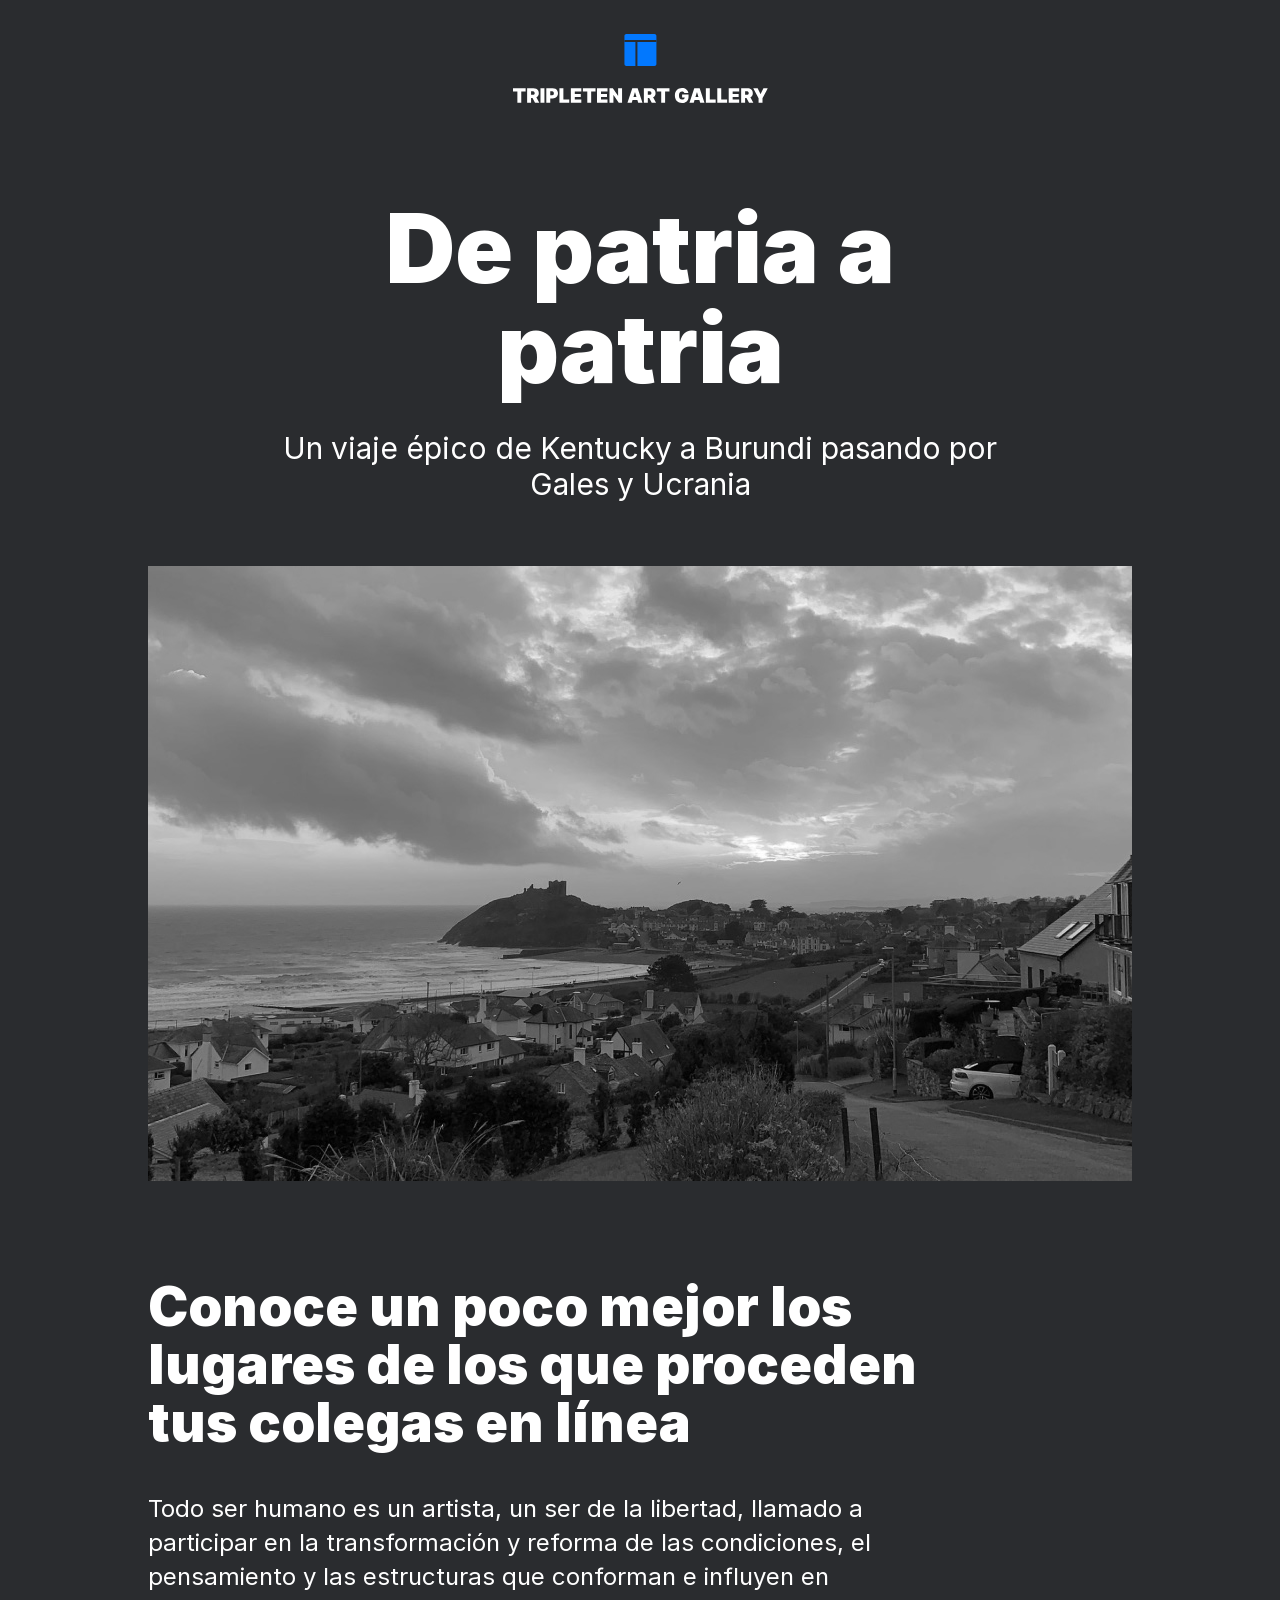
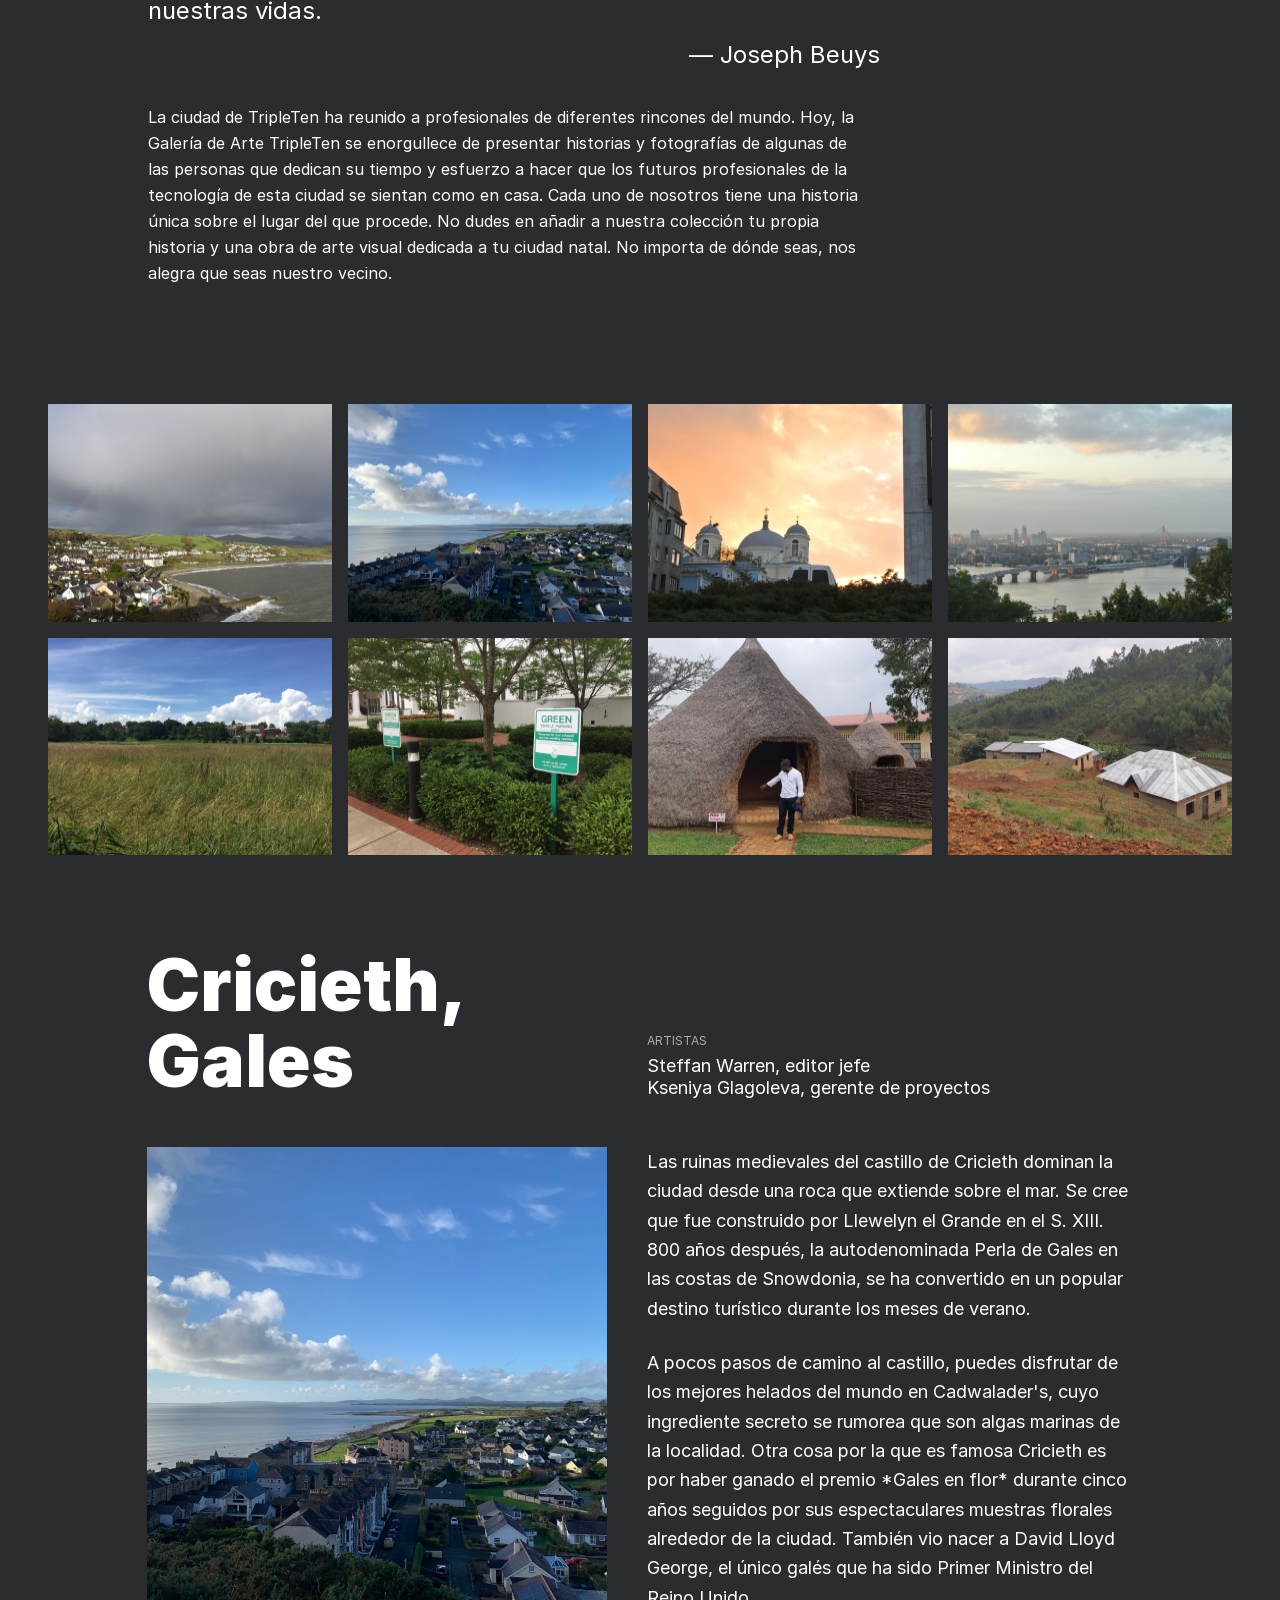
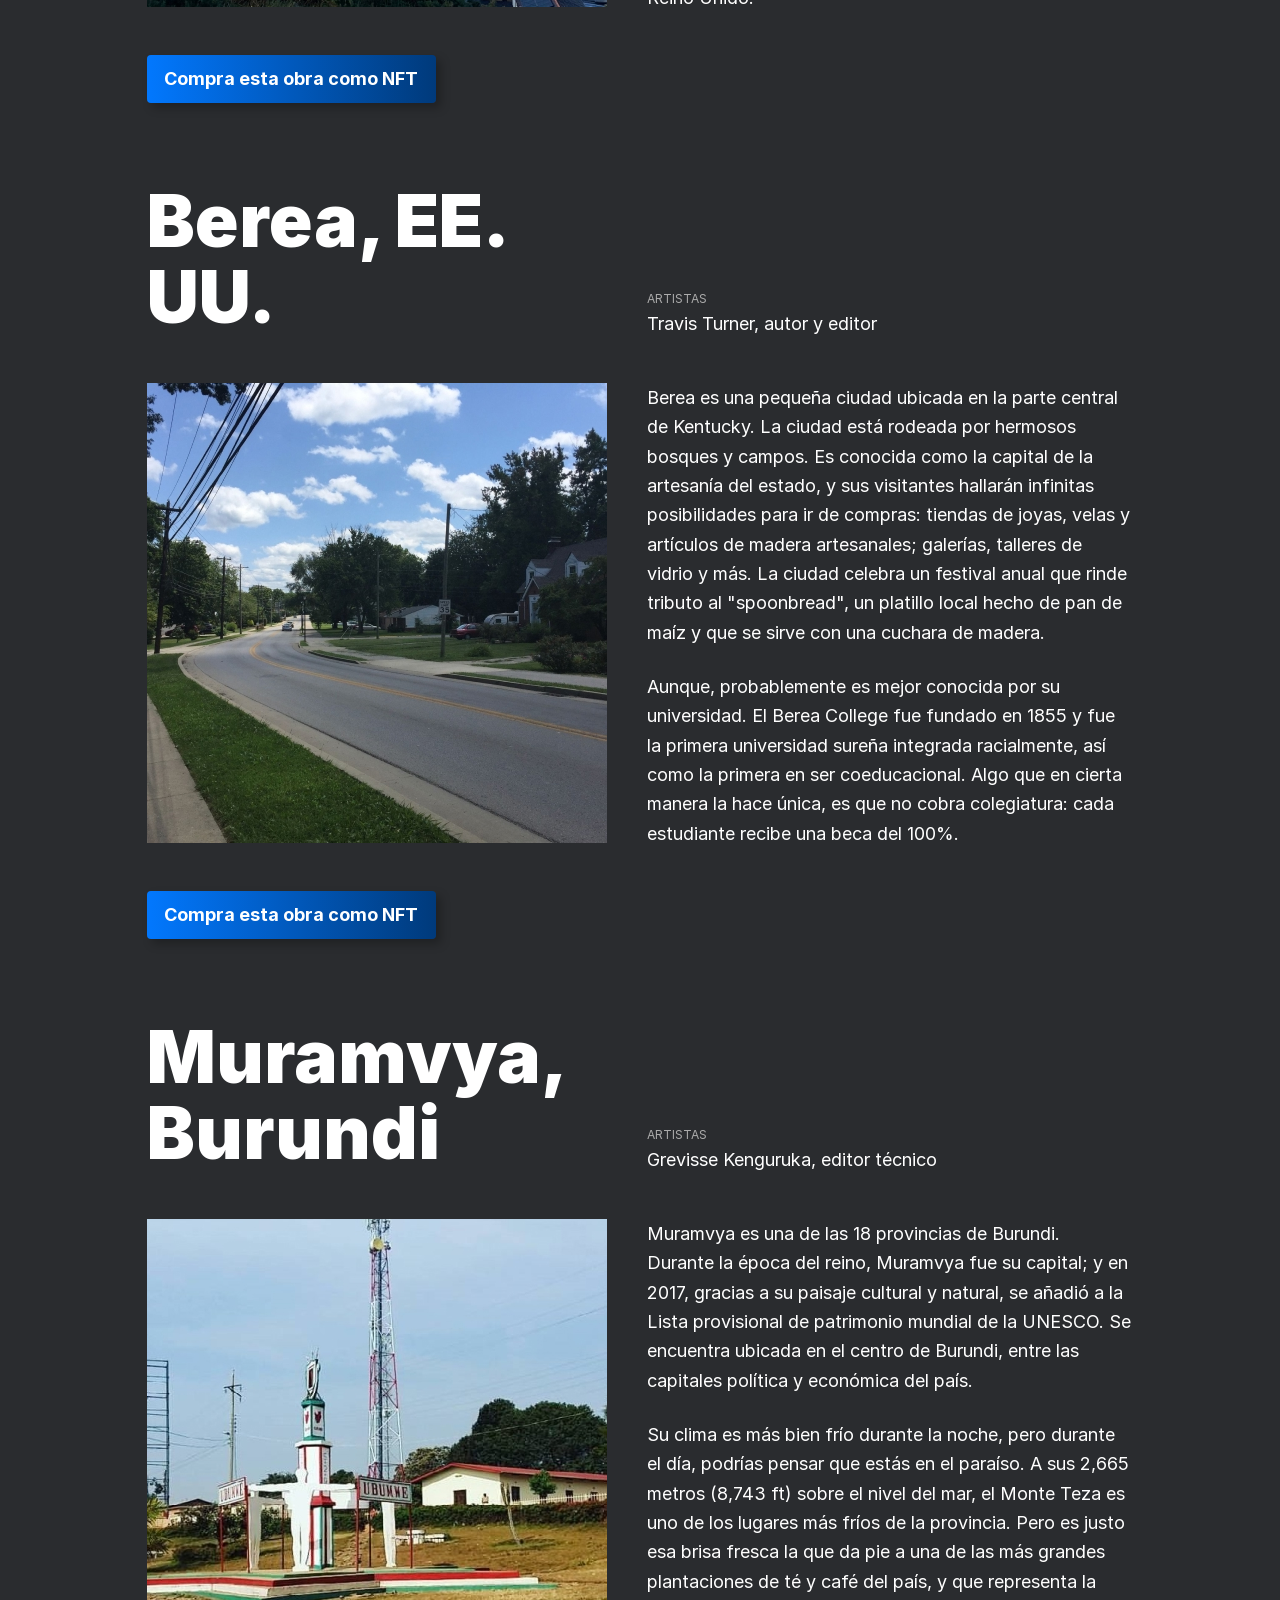
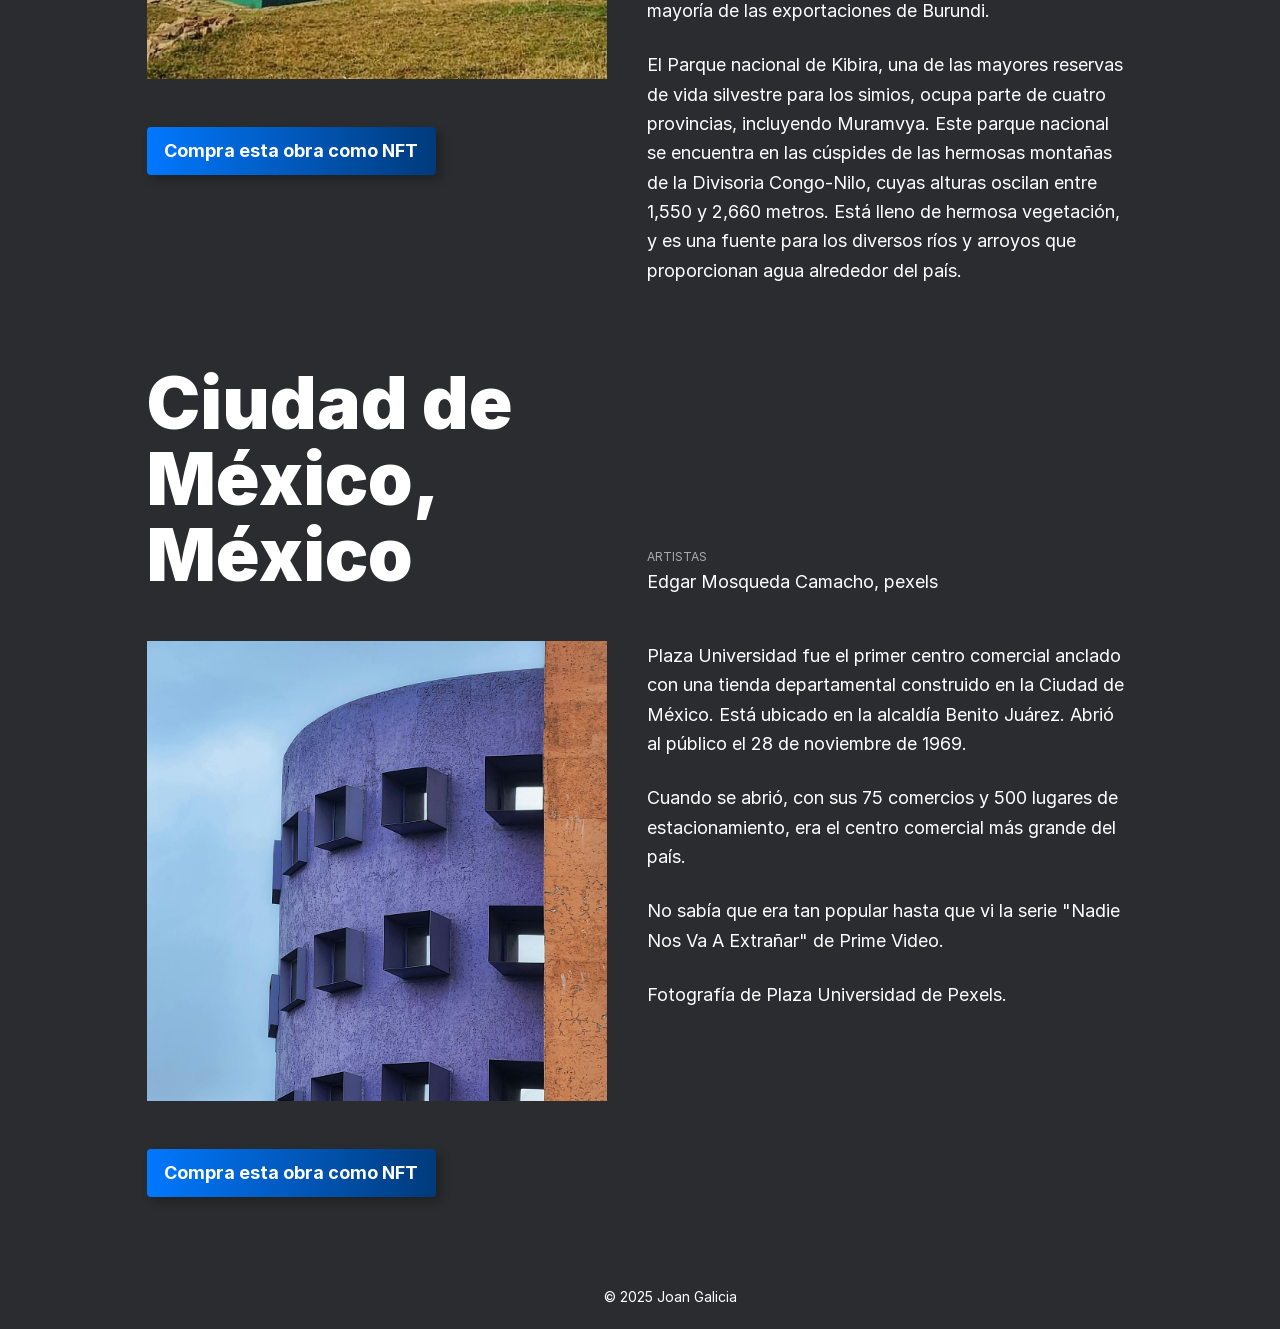
<file: index.html>
<!DOCTYPE html>
<html lang="es">
  <head>
    <meta charset="UTF-8" />
    <meta name="viewport" content="width=device-width, initial-scale=1.0" />
    <title>De Patria A Patria</title>
    <meta name="author" content="Joan Galicia" />
    <meta
      name="description"
      content="Un viaje épico de Kentucky a Burundi pasando por Gales y Ucrania"
    />
    <meta name="keywords" content="Patria Kentucky Burundy Gales Ucrania" />
    <link rel="stylesheet" href="./pages/index.css" />
  </head>
  <body>
    <div class="page">
      <header class="header">
        <div class="header__logo">
          <img class="header__icon" src="images\logo.svg" />
        </div>
        <div class="header__lead">
          <h1 class="header__title">De patria a patria</h1>
          <h2 class="header__subtitle">
            Un viaje épico de Kentucky a Burundi pasando por Gales y Ucrania
          </h2>
          <div class="header__wrapper">
            <img class="header__img" src="images\image.jpg" />
          </div>
        </div>
      </header>
      <main class="content">
        <section class="intro">
          <h3 class="intro__title">
            Conoce un poco mejor los lugares de los que proceden tus colegas en
            línea
          </h3>
          <p class="intro__phrase">
            Todo ser humano es un artista, un ser de la libertad, llamado a
            participar en la transformación y reforma de las condiciones, el
            pensamiento y las estructuras que conforman e influyen en nuestras
            vidas.
          </p>
          <p class="intro__author">— Joseph Beuys</p>
          <p class="intro__text">
            La ciudad de TripleTen ha reunido a profesionales de diferentes
            rincones del mundo. Hoy, la Galería de Arte TripleTen se enorgullece
            de presentar historias y fotografías de algunas de las personas que
            dedican su tiempo y esfuerzo a hacer que los futuros profesionales
            de la tecnología de esta ciudad se sientan como en casa. Cada uno de
            nosotros tiene una historia única sobre el lugar del que procede. No
            dudes en añadir a nuestra colección tu propia historia y una obra de
            arte visual dedicada a tu ciudad natal. No importa de dónde seas,
            nos alegra que seas nuestro vecino.
          </p>
        </section>
        <section class="photogrid">
          <figure class="photogrid__item">
            <img
              class="photogrid__img"
              src="images\item-1.jpg"
              alt="Landscape de un paisaje nublado"
            />
          </figure>
          <figure class="photogrid__item">
            <img
              class="photogrid__img"
              src="images\item-2.jpg"
              alt="Landscape del paisaje sobre Cricieth, Gales"
            />
          </figure>
          <figure class="photogrid__item">
            <img
              class="photogrid__img"
              src="images\item-3.jpg"
              alt="Landscape de un paisaje crepúsculo"
            />
          </figure>
          <figure class="photogrid__item">
            <img
              class="photogrid__img"
              src="images\item-4.jpg"
              alt="Landscape de un paisaje lacustre"
            />
          </figure>
          <figure class="photogrid__item">
            <img
              class="photogrid__img"
              src="images\item-5.jpg"
              alt="Landscape de un paisaje despejado"
            />
          </figure>
          <figure class="photogrid__item">
            <img
              class="photogrid__img"
              src="images\item-6.jpg"
              alt="Landscape de un paisaje urbano"
            />
          </figure>
          <figure class="photogrid__item">
            <img
              class="photogrid__img"
              src="images\item-7.jpg"
              alt="Landscape de un paisaje y una persona"
            />
          </figure>
          <figure class="photogrid__item">
            <img
              class="photogrid__img"
              src="images\item-8.jpg"
              alt="Landscape de un paisaje rural"
            />
          </figure>
        </section>
        <section class="places">
          <section class="place">
            <h4 class="place__title">Cricieth, Gales</h4>
            <div class="place__website">
              <p class="place__url-heading">Artistas</p>
              <p class="place__artist">Steffan Warren, editor jefe</p>
              <p class="place__artist">
                Kseniya Glagoleva, gerente de proyectos
              </p>
            </div>
            <div class="place__wrapper">
              <img
                class="place__image"
                src="images\Cricieth, Gales.jpg"
                alt="Landscape del paisaje sobre Cricieth, Gales"
              />
            </div>
            <div class="place__paragraphs">
              <p class="place__paragraph">
                Las ruinas medievales del castillo de Cricieth dominan la ciudad
                desde una roca que extiende sobre el mar. Se cree que fue
                construido por Llewelyn el Grande en el S. XIII. 800 años
                después, la autodenominada Perla de Gales en las costas de
                Snowdonia, se ha convertido en un popular destino turístico
                durante los meses de verano.
              </p>
              <p class="place__paragraph">
                A pocos pasos de camino al castillo, puedes disfrutar de los
                mejores helados del mundo en Cadwalader's, cuyo ingrediente
                secreto se rumorea que son algas marinas de la localidad. Otra
                cosa por la que es famosa Cricieth es por haber ganado el premio
                *Gales en flor* durante cinco años seguidos por sus
                espectaculares muestras florales alrededor de la ciudad. También
                vio nacer a David Lloyd George, el único galés que ha sido
                Primer Ministro del Reino Unido.
              </p>
            </div>
            <div class="place__frame">
              <button class="place__button">Compra esta obra como NFT</button>
            </div>
          </section>
          <section class="place">
            <h4 class="place__title">Berea, EE. UU.</h4>
            <div class="place__website">
              <p class="place__url-heading">Artistas</p>
              <p class="place__artist">Travis Turner, autor y editor</p>
            </div>
            <div class="place__wrapper">
              <img
                class="place__image"
                src="images\Berea, EE. UU..jpg"
                alt="Landscape del paisaje sobre Cricieth, Gales"
              />
            </div>
            <div class="place__paragraphs">
              <p class="place__paragraph">
                Berea es una pequeña ciudad ubicada en la parte central de
                Kentucky. La ciudad está rodeada por hermosos bosques y campos.
                Es conocida como la capital de la artesanía del estado, y sus
                visitantes hallarán infinitas posibilidades para ir de compras:
                tiendas de joyas, velas y artículos de madera artesanales;
                galerías, talleres de vidrio y más. La ciudad celebra un
                festival anual que rinde tributo al "spoonbread", un platillo
                local hecho de pan de maíz y que se sirve con una cuchara de
                madera.
              </p>
              <p class="place__paragraph">
                Aunque, probablemente es mejor conocida por su universidad. El
                Berea College fue fundado en 1855 y fue la primera universidad
                sureña integrada racialmente, así como la primera en ser
                coeducacional. Algo que en cierta manera la hace única, es que
                no cobra colegiatura: cada estudiante recibe una beca del 100%.
              </p>
            </div>
            <div class="place__frame">
              <button class="place__button">Compra esta obra como NFT</button>
            </div>
          </section>
          <section class="place">
            <h4 class="place__title">Muramvya, Burundi</h4>
            <div class="place__website">
              <p class="place__url-heading">Artistas</p>
              <p class="place__artist">Grevisse Kenguruka, editor técnico</p>
            </div>
            <div class="place__wrapper">
              <img
                class="place__image"
                src="images\Muramvya, Burundi.jpg"
                alt="Landscape del paisaje sobre Cricieth, Gales"
              />
            </div>
            <div class="place__paragraphs">
              <p class="place__paragraph">
                Muramvya es una de las 18 provincias de Burundi. Durante la
                época del reino, Muramvya fue su capital; y en 2017, gracias a
                su paisaje cultural y natural, se añadió a la Lista provisional
                de patrimonio mundial de la UNESCO. Se encuentra ubicada en el
                centro de Burundi, entre las capitales política y económica del
                país.
              </p>
              <p class="place__paragraph">
                Su clima es más bien frío durante la noche, pero durante el día,
                podrías pensar que estás en el paraíso. A sus 2,665 metros
                (8,743 ft) sobre el nivel del mar, el Monte Teza es uno de los
                lugares más fríos de la provincia. Pero es justo esa brisa
                fresca la que da pie a una de las más grandes plantaciones de té
                y café del país, y que representa la mayoría de las
                exportaciones de Burundi.
              </p>
              <p class="place__paragraph">
                El Parque nacional de Kibira, una de las mayores reservas de
                vida silvestre para los simios, ocupa parte de cuatro
                provincias, incluyendo Muramvya. Este parque nacional se
                encuentra en las cúspides de las hermosas montañas de la
                Divisoria Congo-Nilo, cuyas alturas oscilan entre 1,550 y 2,660
                metros. Está lleno de hermosa vegetación, y es una fuente para
                los diversos ríos y arroyos que proporcionan agua alrededor del
                país.
              </p>
            </div>
            <div class="place__frame">
              <button class="place__button">Compra esta obra como NFT</button>
            </div>
          </section>
          <section class="place">
            <h4 class="place__title">Ciudad de México, México</h4>
            <div class="place__website">
              <p class="place__url-heading">Artistas</p>
              <p class="place__artist">Edgar Mosqueda Camacho, pexels</p>
            </div>
            <div class="place__wrapper">
              <img
                class="place__image"
                src="images\pexels-edgar-mosqueda-camacho-544076702-18534200 [Comprimida].jpg"
                alt="Landscape del paisaje sobre Cricieth, Gales"
              />
            </div>
            <div class="place__paragraphs">
              <p class="place__paragraph">
                Plaza Universidad fue el primer centro comercial anclado con una
                tienda departamental construido en la Ciudad de México. Está
                ubicado en la alcaldía Benito Juárez. Abrió al público el 28 de
                noviembre de 1969.
              </p>
              <p class="place__paragraph">
                Cuando se abrió, con sus 75 comercios y 500 lugares de
                estacionamiento, era el centro comercial más grande del país.
              </p>
              <p class="place__paragraph">
                No sabía que era tan popular hasta que vi la serie "Nadie Nos Va
                A Extrañar" de Prime Video.
              </p>
              <p class="place__paragraph">
                Fotografía de Plaza Universidad de Pexels.
              </p>
            </div>
            <div class="place__frame">
              <button class="place__button">Compra esta obra como NFT</button>
            </div>
          </section>
        </section>
      </main>
      <footer class="footer">
        <p class="footer__copyright">&copy; 2025 Joan Galicia</p>
      </footer>
    </div>
  </body>
</html>
</file>
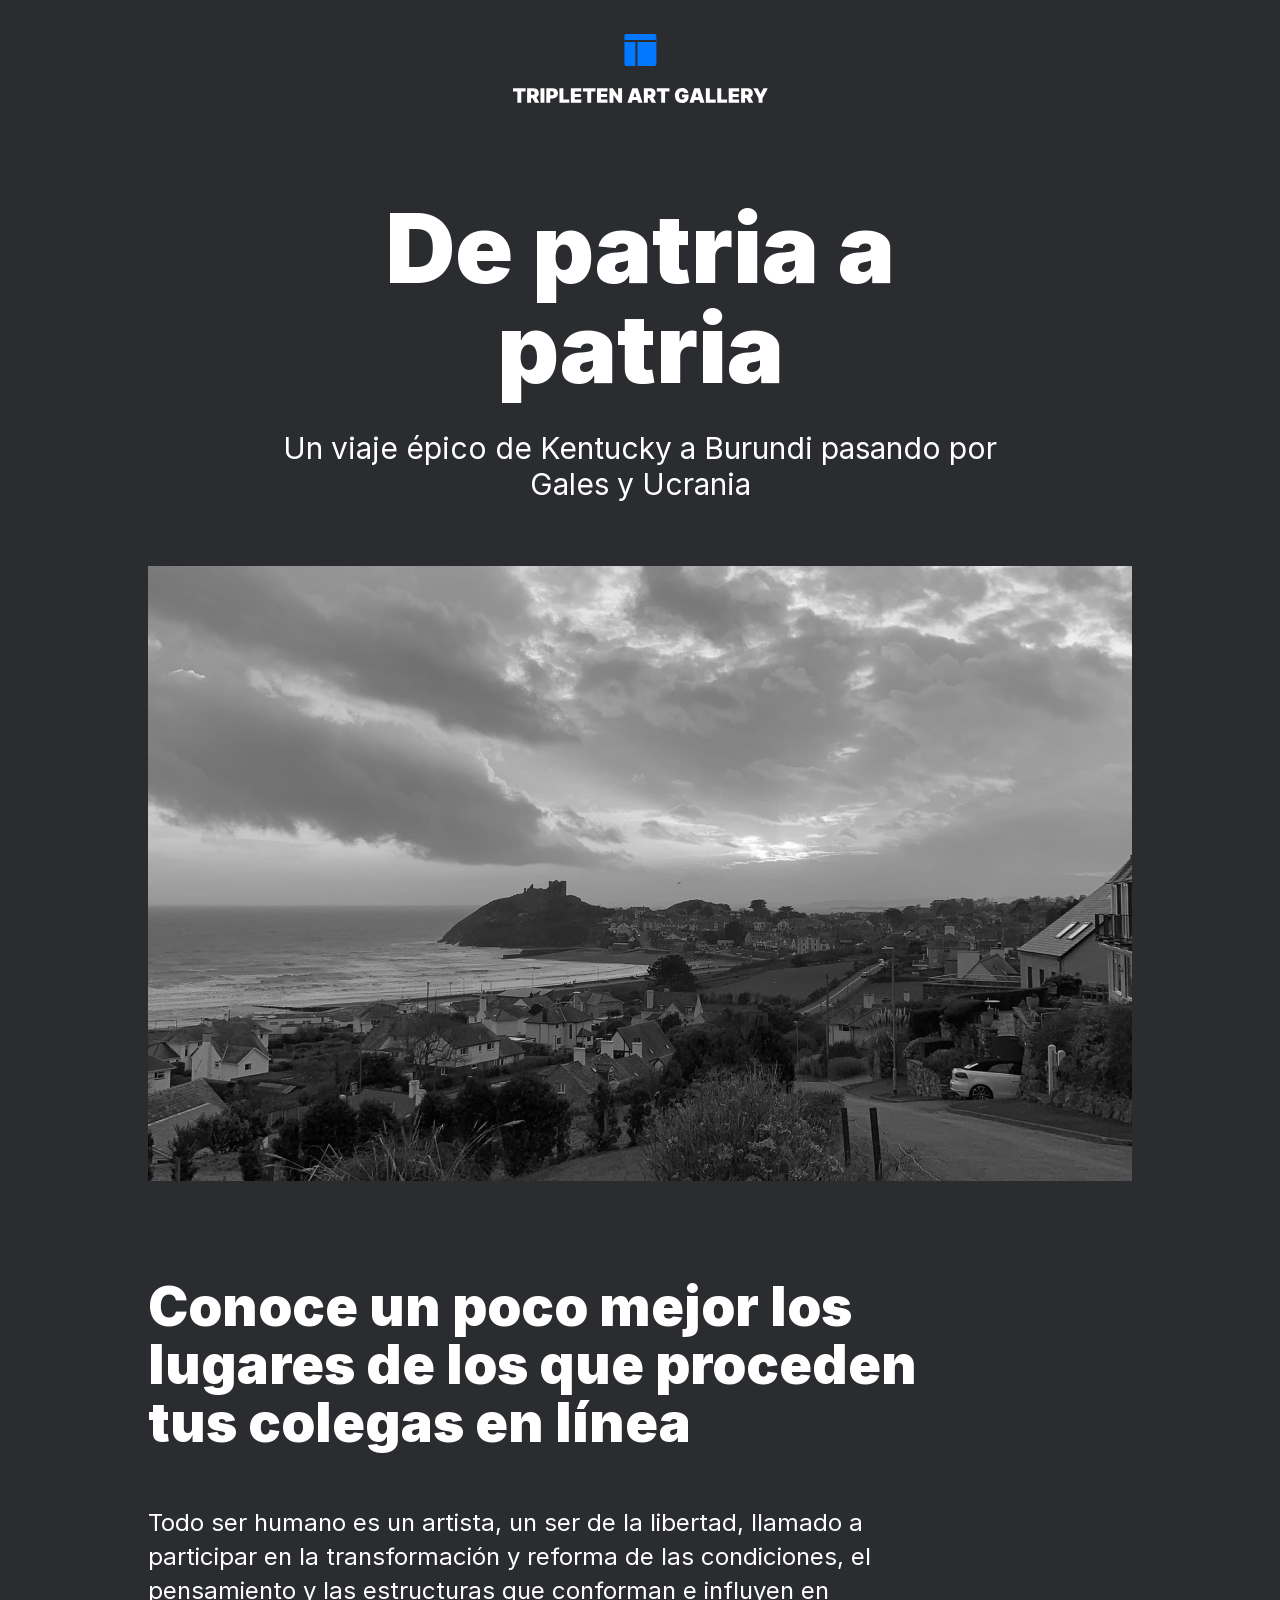
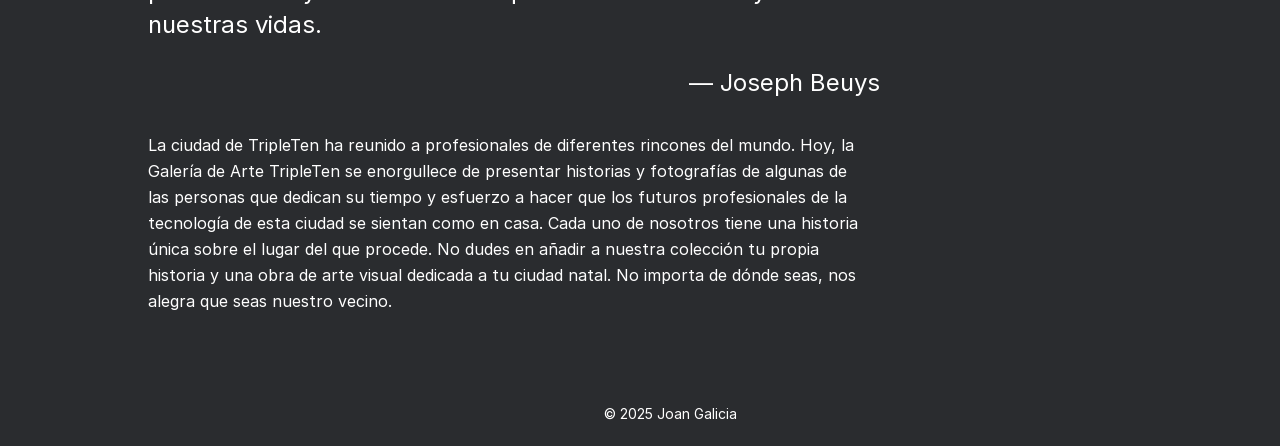
<file: web_project_homeland/index.html>
<!DOCTYPE html>
<html lang="es">
  <head>
    <meta charset="UTF-8" />
    <meta name="viewport" content="width=device-width, initial-scale=1.0" />
    <title>Document</title>
    <link rel="stylesheet" href="./pages/index.css" />
  </head>
  <body>
    <div class="page">
      <header class="header">
        <div class="header__logo">
          <img class="header__icon" src="images\logo.svg" />
        </div>
        <div class="header__lead">
          <h1 class="header__title">De patria a patria</h1>
          <h2 class="header__subtitle">
            Un viaje épico de Kentucky a Burundi pasando por Gales y Ucrania
          </h2>
          <div class="header__wrapper">
            <img class="header__img" src="images\__image.jpg" />
          </div>
        </div>
      </header>
      <main class="intro">
        <h3 class="intro__title">
          Conoce un poco mejor los lugares de los que proceden tus colegas en
          línea
        </h3>
        <p class="intro__phrase">
          Todo ser humano es un artista, un ser de la libertad, llamado a
          participar en la transformación y reforma de las condiciones, el
          pensamiento y las estructuras que conforman e influyen en nuestras
          vidas.
        </p>
        <p class="intro__author">— Joseph Beuys</p>
        <p class="intro__text">
          La ciudad de TripleTen ha reunido a profesionales de diferentes
          rincones del mundo. Hoy, la Galería de Arte TripleTen se enorgullece
          de presentar historias y fotografías de algunas de las personas que
          dedican su tiempo y esfuerzo a hacer que los futuros profesionales de
          la tecnología de esta ciudad se sientan como en casa. Cada uno de
          nosotros tiene una historia única sobre el lugar del que procede. No
          dudes en añadir a nuestra colección tu propia historia y una obra de
          arte visual dedicada a tu ciudad natal. No importa de dónde seas, nos
          alegra que seas nuestro vecino.
        </p>
      </main>
      <footer class="footer">
        <p class="footer__copyright">&copy; 2025 Joan Galicia</p>
      </footer>
    </div>
  </body>
</html>
</file>
<file: pages/index.css>
@import url("../vendor/normalize.css");
@import url("../vendor/fonts.css");

@import url("../blocks/page.css");
@import url("../blocks/header.css");
@import url("../blocks/intro.css");
@import url("../blocks/photogrid.css");
@import url("../blocks/place.css");
@import url("../blocks/footer.css");
</file>
<file: web_project_homeland/pages/index.css>
@import url("../vendor/normalize.css");
@import url("../vendor/fonts.css");

@import url("../blocks/page.css");
@import url("../blocks/header.css");
@import url("../blocks/intro.css");
@import url("../blocks/footer.css");
</file>
